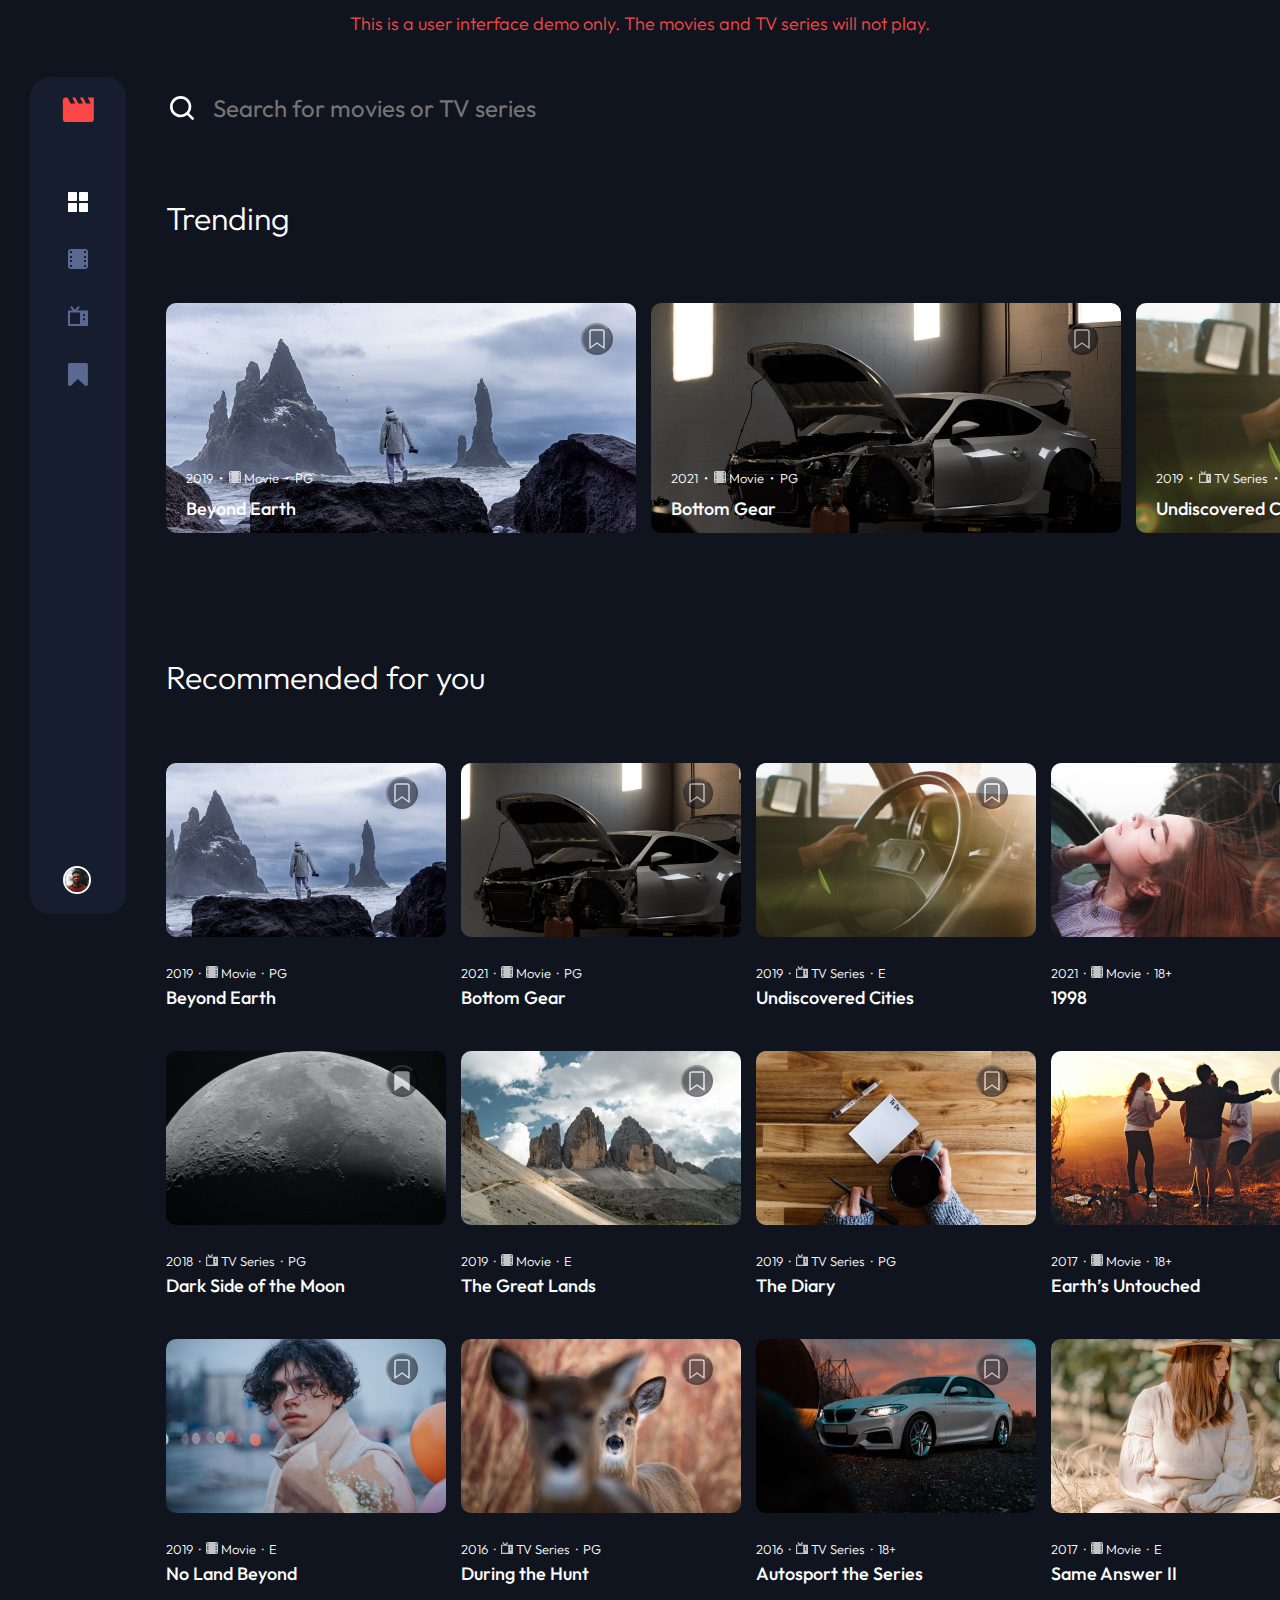
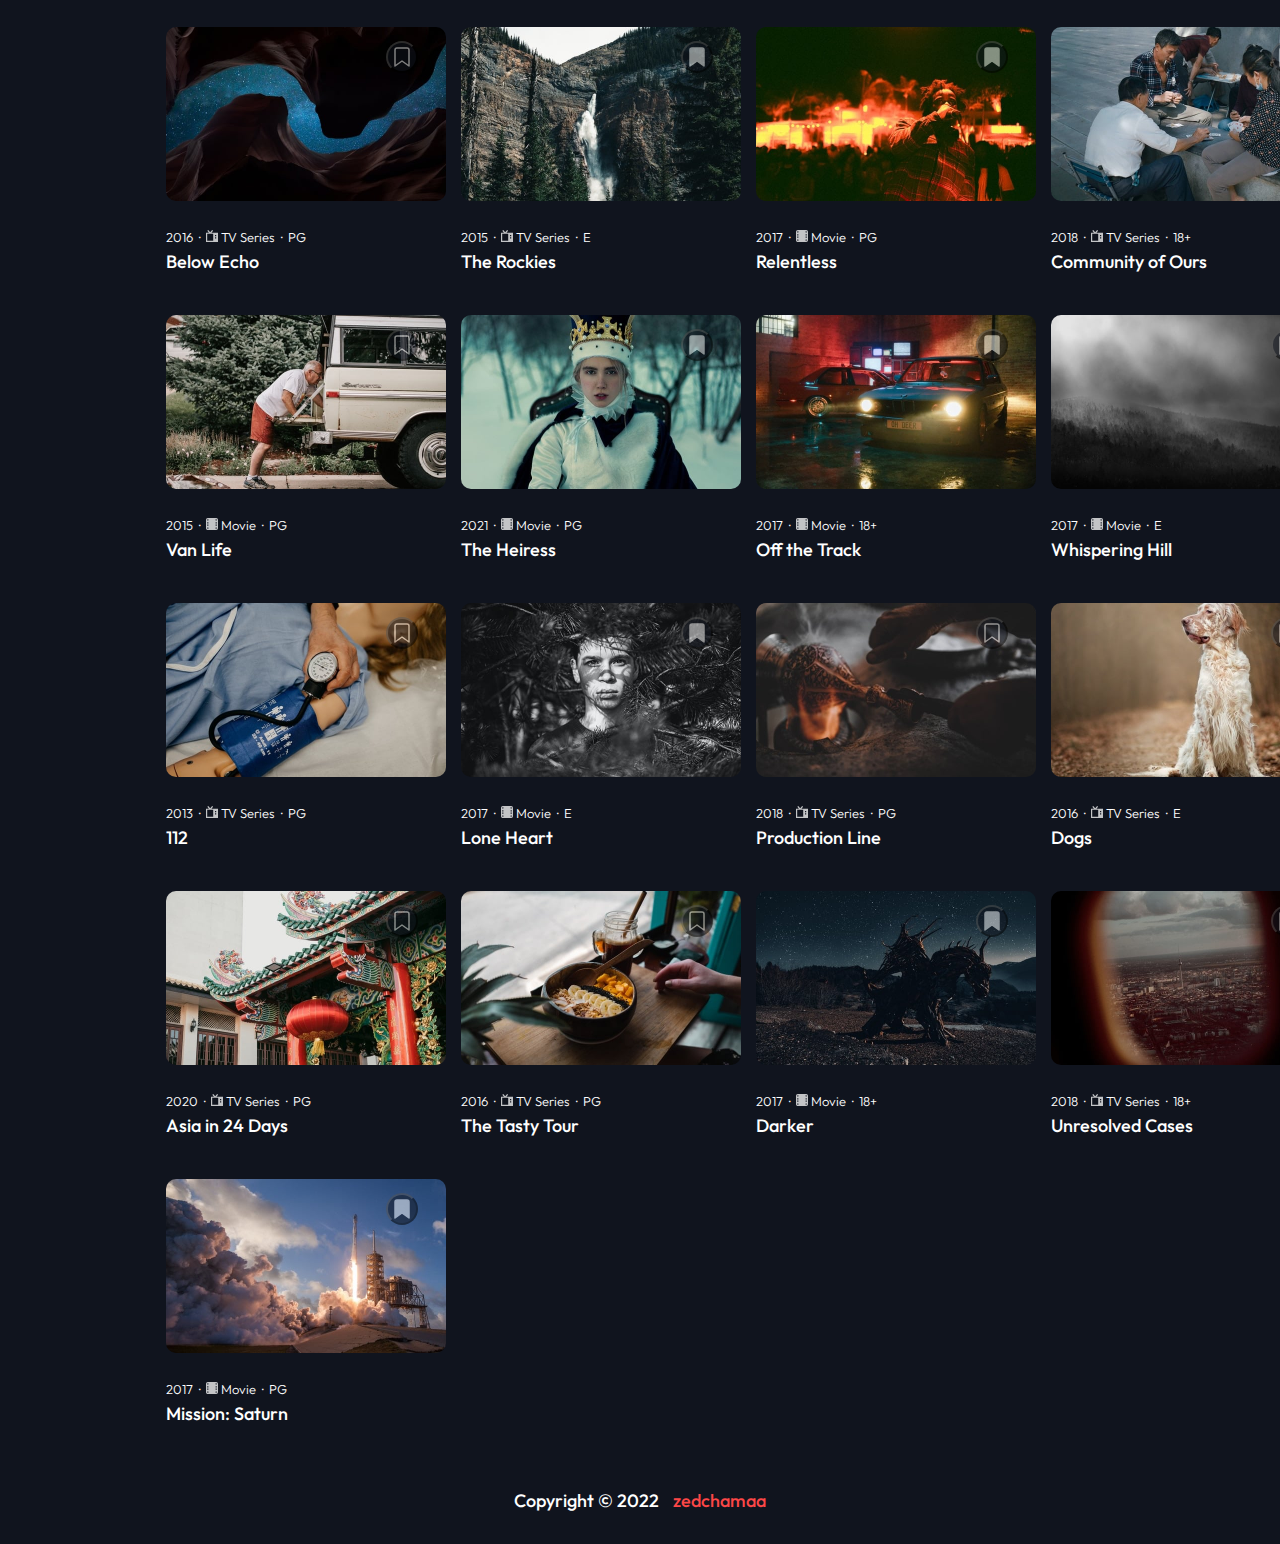
<file: index.html>
<head>
  <meta charset="UTF-8" />
  <meta http-equiv="X-UA-Compatible" content="IE=edge" />
  <meta name="viewport" content="width=device-width, initial-scale=1.0" />
  <meta
    name="description"
    content="Looking for a movie or TV series to watch? Explore the Movie Time web app to find trending and recommended movies and TV series (this is a demo only). "
  />
  <meta name="keywords" content="movie time web app, entertainment web app, front end mentor challenge" />
  <script src="/js/main.js" defer></script>
  <link rel="stylesheet" href="/css/style.css" />
  <link
    rel="icon"
    type="image/png"
    sizes="32x32"
    href="/assets/favicon-32x32.png"
  />
  <link rel="preconnect" href="https://fonts.googleapis.com">
  <link rel="preconnect" href="https://fonts.gstatic.com" crossorigin>
  <link href="https://fonts.googleapis.com/css2?family=Outfit:wght@300;500&display=swap" rel="stylesheet">
  <!-- Google Tag Manager -->
  <script>(function(w,d,s,l,i){w[l]=w[l]||[];w[l].push({'gtm.start':
  new Date().getTime(),event:'gtm.js'});var f=d.getElementsByTagName(s)[0],
  j=d.createElement(s),dl=l!='dataLayer'?'&l='+l:'';j.async=true;j.src=
  'https://www.googletagmanager.com/gtm.js?id='+i+dl;f.parentNode.insertBefore(j,f);
  })(window,document,'script','dataLayer','GTM-MS23D69');</script>
  <!-- End Google Tag Manager -->
  <title>Movie Time by ZED CHAMAA</title>
</head>
<body>
  <!-- Google Tag Manager (noscript) -->
  <noscript><iframe src="https://www.googletagmanager.com/ns.html?id=GTM-MS23D69"
  height="0" width="0" style="display:none;visibility:hidden"></iframe></noscript>
  <!-- End Google Tag Manager (noscript) -->
  <div class="announcement"><p>This is a user interface demo only. The movies and TV series will not play.</p></div>
  <div class="main-container">
    <nav class="nav">
      <a class="icon--brand"><img src="/assets/logo.svg" alt="movie time logo"></a>
      <ul class="list nav__list icon--navigation">
        <li><a href="/index.html"><img class="menu-svg" src="/assets/icon-nav-home.svg" alt="home page"></a></li>
        <li><a href="/movies.html"><img class="menu-svg" src="/assets/icon-nav-movies.svg" alt="movies"></a></li>
        <li><a href="/tv-series.html"><img class="menu-svg" src="/assets/icon-nav-tv-series.svg" alt="tv series"></a></li>
        <li><a href="/bookmarked.html"><img class="menu-svg" src="/assets/icon-nav-bookmark.svg" alt="bookmarked"></a></li>
      </ul>
      <div class="nav__avatar">
        <img src="/assets/image-avatar.png" alt="avatar">
      </div>
    </nav>
    
    <div class="search-bar">
      <img class="icon" src="/assets/icon-search.svg">
      <input id="search" type=“text” minlength=“3” maxlength=“100” placeholder="Search for movies or TV series" />
    </div>
    <h1 class="trending-title">Trending</h1>
    <!-- Trending media items are generated below automatically from main.js -->
    <div class="media-scroller"></div>
    <h1 class="category-title">Recommended for you</h1>
    <!-- Recommended media items are generated below automatically from main.js -->
    <div class="grid grid--1x2 grid--1x3 grid--1x4 recommended"></div>
  </div>
  <footer>
    <div class="copyright">
      <h3>
        Copyright &copy; 2022
        <a target="_blank" href="https://zedchamaa.com">zedchamaa</a>
      </h3>
    </div>
  </footer>
</body>
</html>
</file>
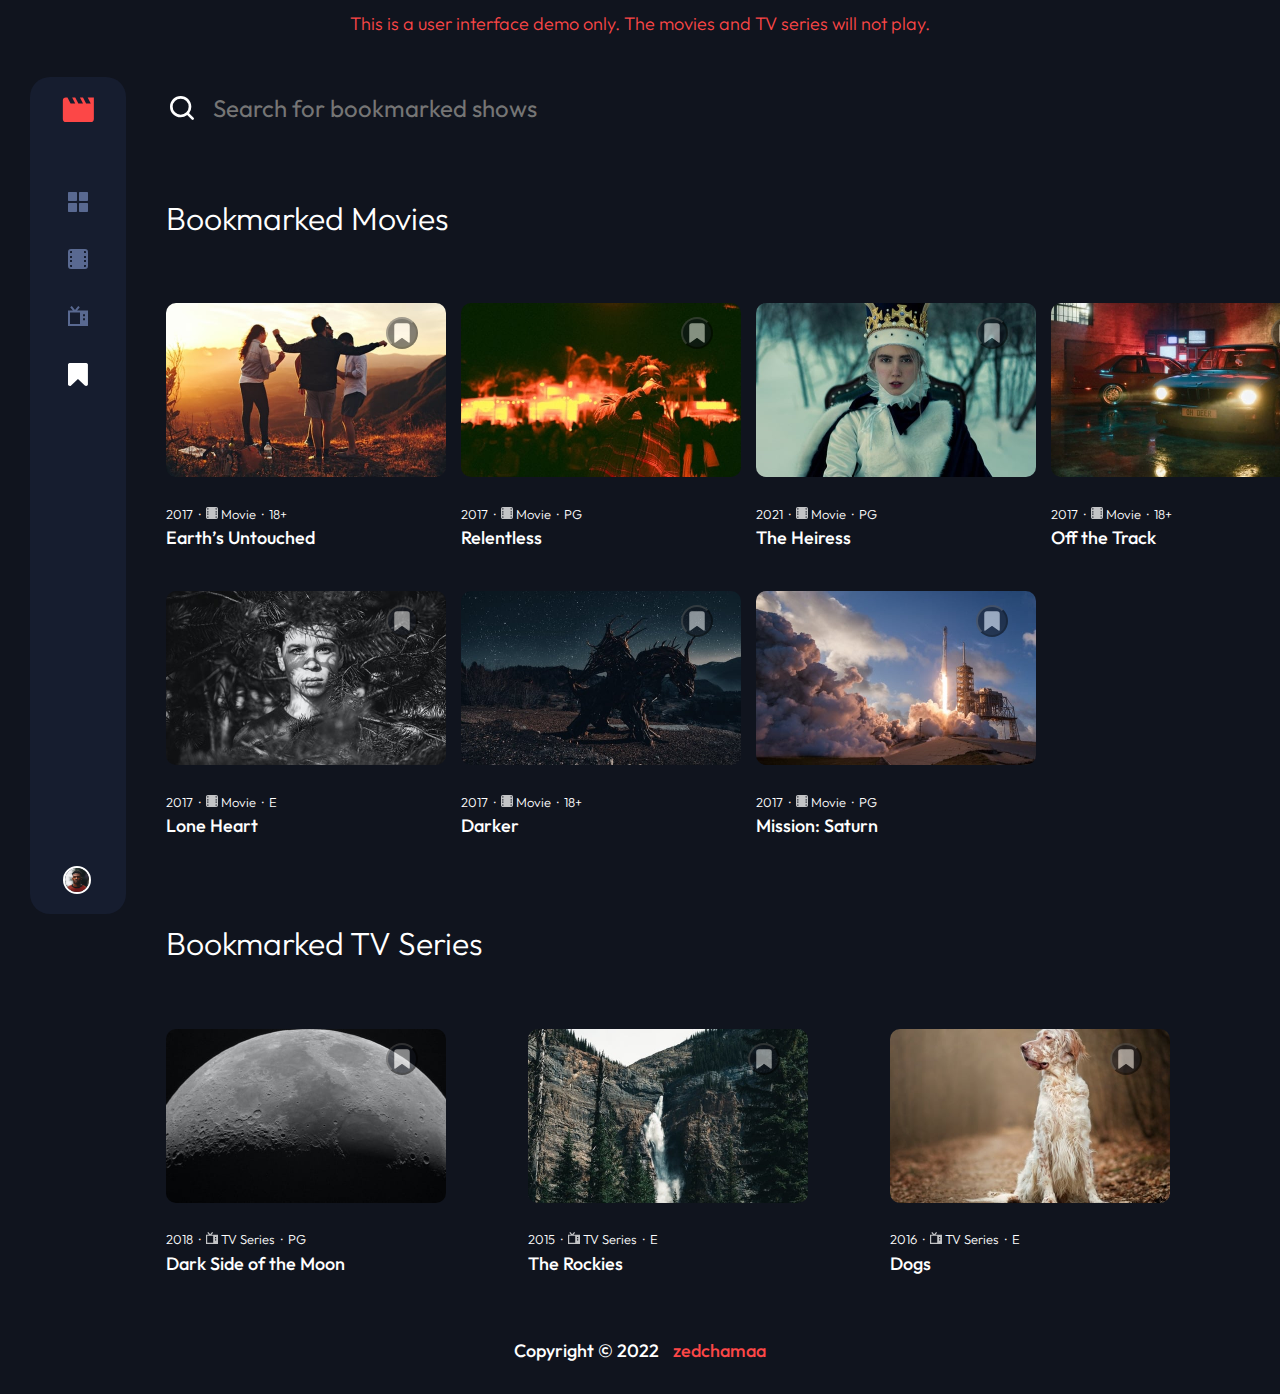
<file: bookmarked.html>
<head>
  <meta charset="UTF-8" />
  <meta http-equiv="X-UA-Compatible" content="IE=edge" />
  <meta name="viewport" content="width=device-width, initial-scale=1.0" />
  <meta
    name="description"
    content="Search the Movie Time entertainment web app for bookmarked shows"
  />
  <meta name="keywords" content="search bookmarked shows" />
  <script src="/js/bookmarked-media.js" defer></script>
  <link rel="stylesheet" href="/css/style.css" />
  <link
    rel="icon"
    type="image/png"
    sizes="32x32"
    href="/assets/favicon-32x32.png"
  />
  <link rel="preconnect" href="https://fonts.googleapis.com">
  <link rel="preconnect" href="https://fonts.gstatic.com" crossorigin>
  <link href="https://fonts.googleapis.com/css2?family=Outfit:wght@300;500&display=swap" rel="stylesheet">
  <!-- Google Tag Manager -->
  <script>(function(w,d,s,l,i){w[l]=w[l]||[];w[l].push({'gtm.start':
  new Date().getTime(),event:'gtm.js'});var f=d.getElementsByTagName(s)[0],
  j=d.createElement(s),dl=l!='dataLayer'?'&l='+l:'';j.async=true;j.src=
  'https://www.googletagmanager.com/gtm.js?id='+i+dl;f.parentNode.insertBefore(j,f);
  })(window,document,'script','dataLayer','GTM-MS23D69');</script>
  <!-- End Google Tag Manager -->
  <title>Search for bookmarked shows | Movie Time by ZED CHAMAA</title>
</head>
<body>
  <!-- Google Tag Manager (noscript) -->
  <noscript><iframe src="https://www.googletagmanager.com/ns.html?id=GTM-MS23D69"
  height="0" width="0" style="display:none;visibility:hidden"></iframe></noscript>
  <!-- End Google Tag Manager (noscript) -->
  <div class="announcement"><p>This is a user interface demo only. The movies and TV series will not play.</p></div>
  <div class="main-container">
    <nav class="nav">
      <a class="icon--brand"><img src="/assets/logo.svg" alt="movie time logo"></a>
      <ul class="list nav__list icon--navigation">
        <li><a href="/index.html"><img class="menu-svg" src="/assets/icon-nav-home.svg" alt="home page"></a></li>
        <li><a href="/movies.html"><img class="menu-svg" src="/assets/icon-nav-movies.svg" alt="movies"></a></li>
        <li><a href="/tv-series.html"><img class="menu-svg" src="/assets/icon-nav-tv-series.svg" alt="tv series"></a></li>
        <li><a href="/bookmarked.html"><img class="menu-svg" src="/assets/icon-nav-bookmark.svg" alt="bookmarked"></a></li>
      </ul>
      <div class="nav__avatar">
        <img src="/assets/image-avatar.png" alt="avatar">
      </div>
    </nav>
    <!-- Search section -->
    <div class="search-bar">
      <img class="icon" src="/assets/icon-search.svg">
      <input id="search" type=“text” minlength=“3” maxlength=“100” placeholder="Search for bookmarked shows" />
    </div>
    <!-- Bookmarked movies section -->
    <h1 class="bookmarked-movies-title">Bookmarked Movies</h1>
    <!-- Bookmarked Movies are generated below automatically from bookmarked-media.js -->
    <div class="grid grid--1x2 grid--1x3 grid--1x4 bookmarked-movies"></div>
    <!-- Bookmarked TV series section -->
    <h1 class="bookmarked-tv-series-title">Bookmarked TV Series</h1>
    <!-- Bookmarked TV Series are generated below automatically from bookmarked-media.js -->
    <div class="grid grid--1x2 grid--1x3 grid--1x4 bookmarked-tv-series"></div>
  </div>
  <footer>
    <div class="copyright">
      <h3>
        Copyright &copy; 2022
        <a target="_blank" href="https://zedchamaa.com">zedchamaa</a>
      </h3>
    </div>
  </footer>
</body>
</html>
</file>
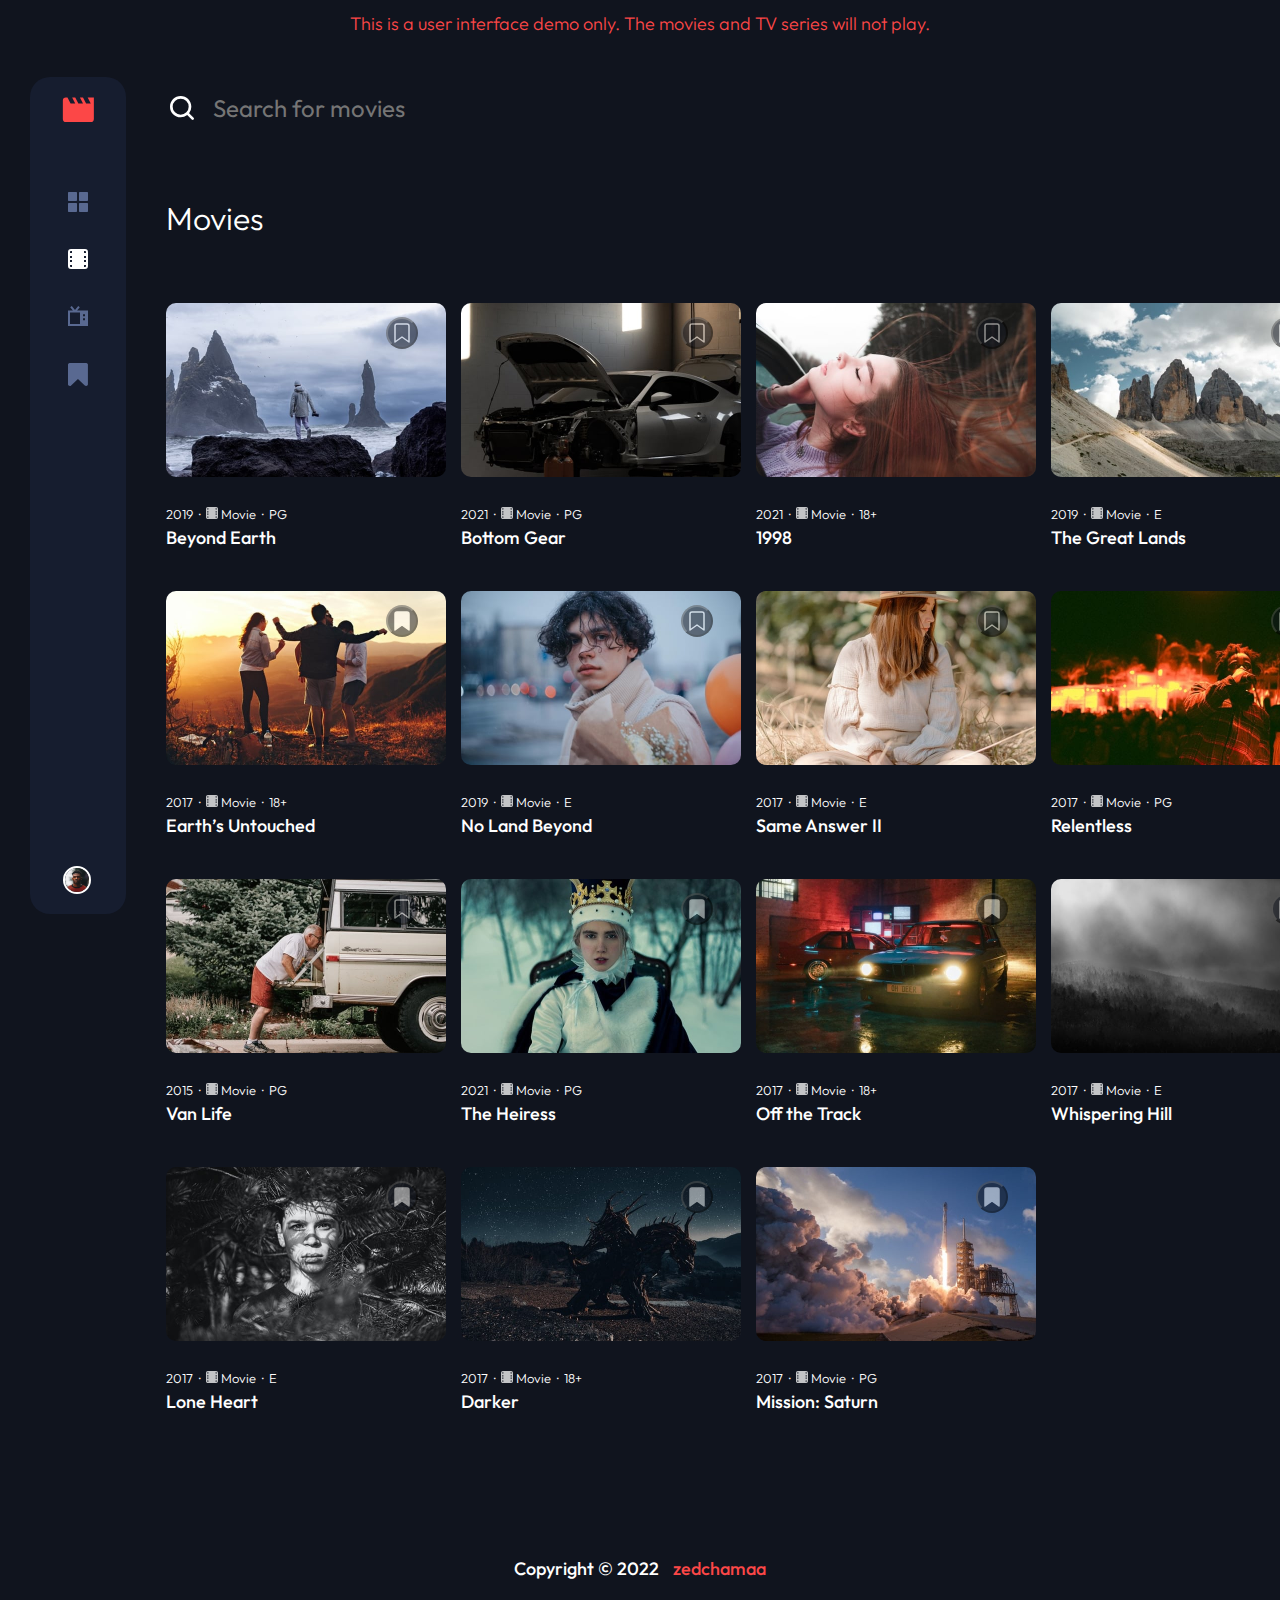
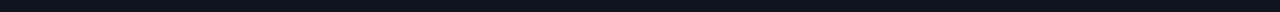
<file: movies.html>
<head>
  <meta charset="UTF-8" />
  <meta http-equiv="X-UA-Compatible" content="IE=edge" />
  <meta name="viewport" content="width=device-width, initial-scale=1.0" />
  <meta
    name="description"
    content="Search the Movie Time entertainment web app for movies to watch"
  />
  <meta name="keywords" content="search movies to watch" />
  <script src="/js/movies.js" defer></script>
  <link rel="stylesheet" href="/css/style.css" />
  <link
    rel="icon"
    type="image/png"
    sizes="32x32"
    href="/assets/favicon-32x32.png"
  />
  <link rel="preconnect" href="https://fonts.googleapis.com">
  <link rel="preconnect" href="https://fonts.gstatic.com" crossorigin>
  <link href="https://fonts.googleapis.com/css2?family=Outfit:wght@300;500&display=swap" rel="stylesheet">
  <!-- Google Tag Manager -->
  <script>(function(w,d,s,l,i){w[l]=w[l]||[];w[l].push({'gtm.start':
  new Date().getTime(),event:'gtm.js'});var f=d.getElementsByTagName(s)[0],
  j=d.createElement(s),dl=l!='dataLayer'?'&l='+l:'';j.async=true;j.src=
  'https://www.googletagmanager.com/gtm.js?id='+i+dl;f.parentNode.insertBefore(j,f);
  })(window,document,'script','dataLayer','GTM-MS23D69');</script>
  <!-- End Google Tag Manager -->
  <title>Search for movies to watch | Movie Time by ZED CHAMAA</title>
</head>
<body>
  <!-- Google Tag Manager (noscript) -->
  <noscript><iframe src="https://www.googletagmanager.com/ns.html?id=GTM-MS23D69"
  height="0" width="0" style="display:none;visibility:hidden"></iframe></noscript>
  <!-- End Google Tag Manager (noscript) -->
  <div class="announcement"><p>This is a user interface demo only. The movies and TV series will not play.</p></div>
  <div class="main-container">
    <nav class="nav">
      <a class="icon--brand"><img src="/assets/logo.svg" alt="movie time logo"></a>
      <ul class="list nav__list icon--navigation">
        <li><a href="/index.html"><img class="menu-svg" src="/assets/icon-nav-home.svg" alt="home page"></a></li>
        <li><a href="/movies.html"><img class="menu-svg" src="/assets/icon-nav-movies.svg" alt="movies"></a></li>
        <li><a href="/tv-series.html"><img class="menu-svg" src="/assets/icon-nav-tv-series.svg" alt="tv series"></a></li>
        <li><a href="/bookmarked.html"><img class="menu-svg" src="/assets/icon-nav-bookmark.svg" alt="bookmarked"></a></li>
      </ul>
      <div class="nav__avatar">
        <img src="/assets/image-avatar.png" alt="avatar">
      </div>
    </nav>
    
    <div class="search-bar">
      <img class="icon" src="/assets/icon-search.svg">
      <input id="search" type=“text” minlength=“3” maxlength=“100” placeholder="Search for movies" />
    </div>
    <h1 class="category-title">Movies</h1>
    <!-- Movies are generated below automatically from movies.js -->
    <div class="grid grid--1x2 grid--1x3 grid--1x4 movies"></div>
  </div>
  <footer>
    <div class="copyright">
      <h3>
        Copyright &copy; 2022
        <a target="_blank" href="https://zedchamaa.com">zedchamaa</a>
      </h3>
    </div>
  </footer>
</body>
</html>
</file>
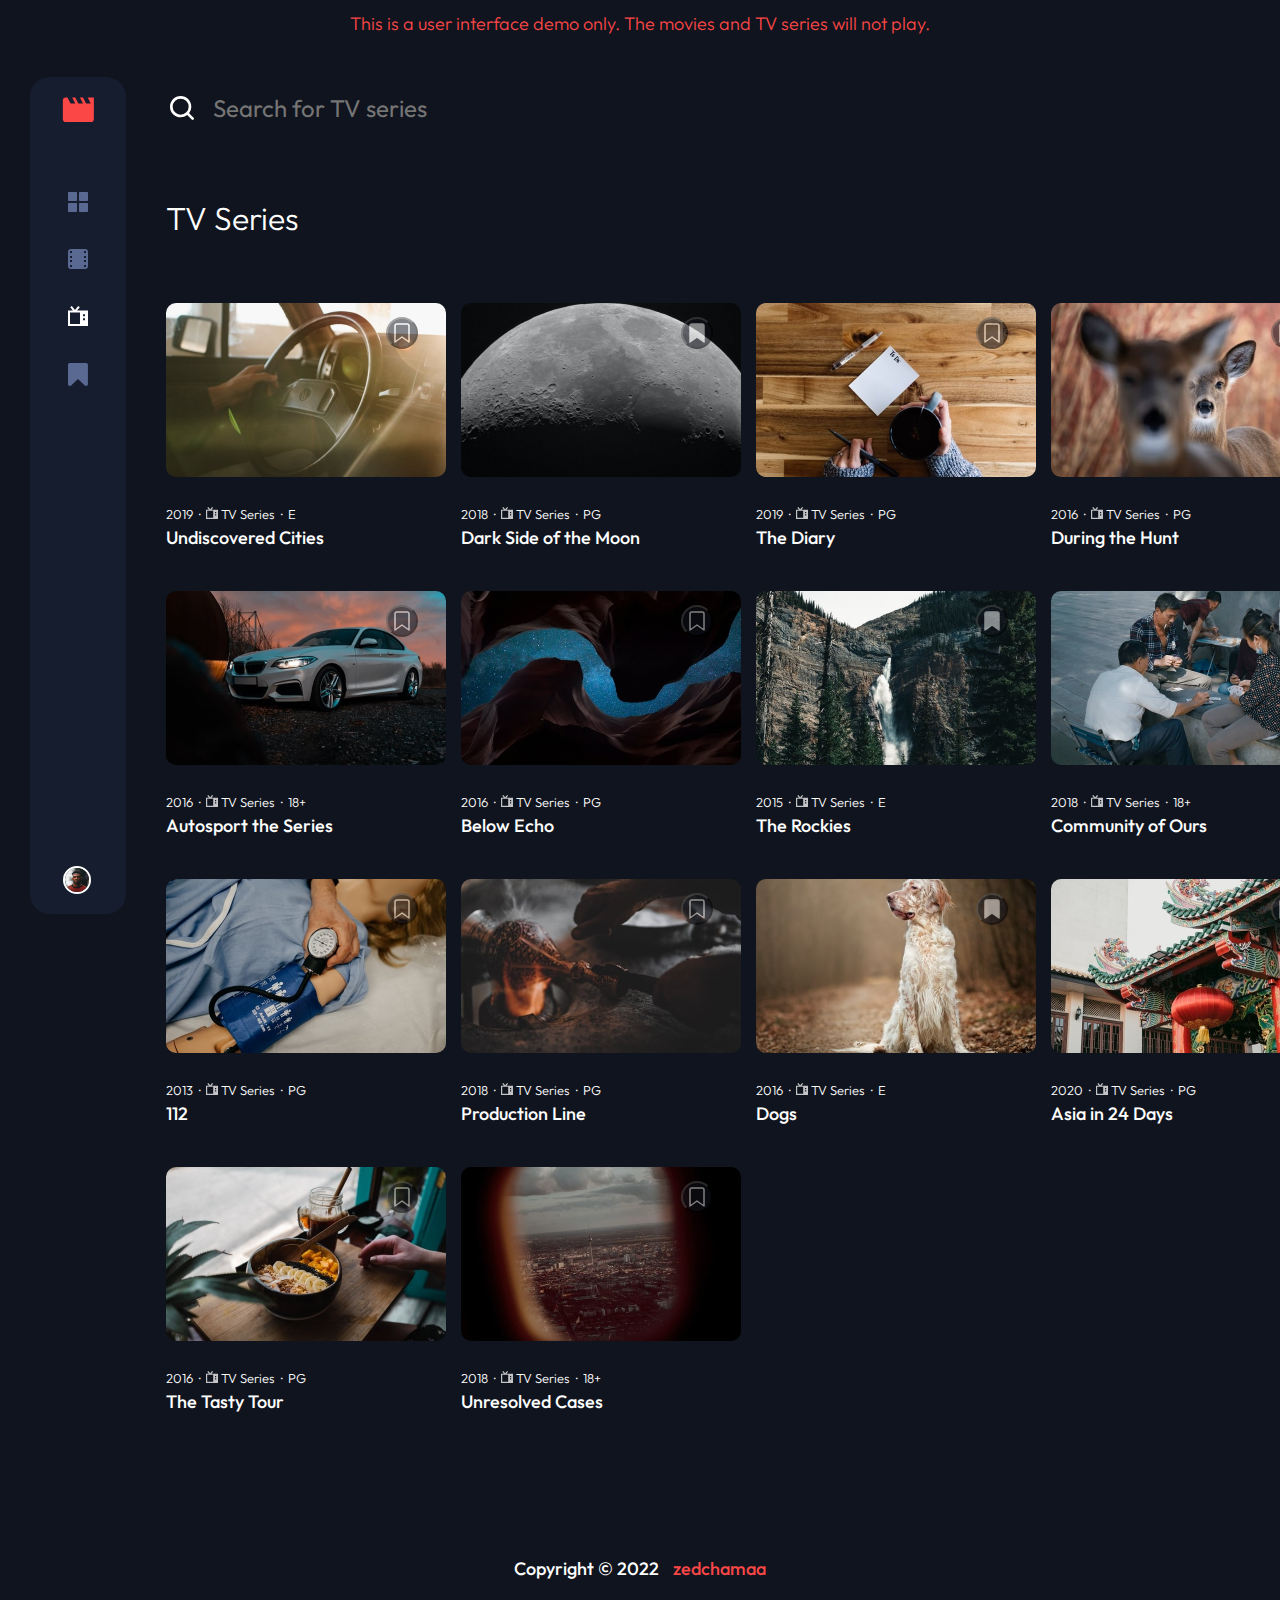
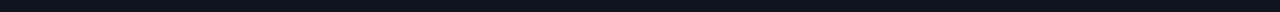
<file: tv-series.html>
<head>
  <meta charset="UTF-8" />
  <meta http-equiv="X-UA-Compatible" content="IE=edge" />
  <meta name="viewport" content="width=device-width, initial-scale=1.0" />
  <meta
    name="description"
    content="Search the Movie Time entertainment web app for TV series to watch"
  />
  <meta name="keywords" content="search tv series to watch" />
  <script src="/js/tvseries.js" defer></script>
  <link rel="stylesheet" href="/css/style.css" />
  <link
    rel="icon"
    type="image/png"
    sizes="32x32"
    href="/assets/favicon-32x32.png"
  />
  <link rel="preconnect" href="https://fonts.googleapis.com">
  <link rel="preconnect" href="https://fonts.gstatic.com" crossorigin>
  <link href="https://fonts.googleapis.com/css2?family=Outfit:wght@300;500&display=swap" rel="stylesheet">
  <!-- Google Tag Manager -->
  <script>(function(w,d,s,l,i){w[l]=w[l]||[];w[l].push({'gtm.start':
  new Date().getTime(),event:'gtm.js'});var f=d.getElementsByTagName(s)[0],
  j=d.createElement(s),dl=l!='dataLayer'?'&l='+l:'';j.async=true;j.src=
  'https://www.googletagmanager.com/gtm.js?id='+i+dl;f.parentNode.insertBefore(j,f);
  })(window,document,'script','dataLayer','GTM-MS23D69');</script>
  <!-- End Google Tag Manager -->
  <title>Search for TV series to watch | Movie Time by ZED CHAMAA</title>
</head>
<body>
  <!-- Google Tag Manager (noscript) -->
  <noscript><iframe src="https://www.googletagmanager.com/ns.html?id=GTM-MS23D69"
  height="0" width="0" style="display:none;visibility:hidden"></iframe></noscript>
  <!-- End Google Tag Manager (noscript) -->
  <div class="announcement"><p>This is a user interface demo only. The movies and TV series will not play.</p></div>
  <div class="main-container">
    <nav class="nav">
      <a class="icon--brand"><img src="/assets/logo.svg" alt="movie time logo"></a>
      <ul class="list nav__list icon--navigation">
        <li><a href="/index.html"><img class="menu-svg" src="/assets/icon-nav-home.svg" alt="home page"></a></li>
        <li><a href="/movies.html"><img class="menu-svg" src="/assets/icon-nav-movies.svg" alt="movies"></a></li>
        <li><a href="/tv-series.html"><img class="menu-svg" src="/assets/icon-nav-tv-series.svg" alt="tv series"></a></li>
        <li><a href="/bookmarked.html"><img class="menu-svg" src="/assets/icon-nav-bookmark.svg" alt="bookmarked"></a></li>
      </ul>
      <div class="nav__avatar">
        <img src="/assets/image-avatar.png" alt="avatar">
      </div>
    </nav>
    
    <div class="search-bar">
      <img class="icon" src="/assets/icon-search.svg">
      <input id="search" type=“text” minlength=“3” maxlength=“100” placeholder="Search for TV series" />
    </div>
    <h1 class="category-title">TV Series</h1>
    <!-- TV Series are generated below automatically from tvseries.js -->
    <div class="grid grid--1x2 grid--1x3 grid--1x4 tv-series"></div>
  </div>
  <footer>
    <div class="copyright">
      <h3>
        Copyright &copy; 2022
        <a target="_blank" href="https://zedchamaa.com">zedchamaa</a>
      </h3>
    </div>
  </footer>
</body>
</html>
</file>
<file: css/style.css>
@import "./normalize.css";
:root {
  --color-primary: #10141e;
  --color-primary-lighter: #161d2f;
  --color-secondary: #5a698f;
  --color-accent: #fc4747;
  --color-headings: #fff;
  --color-body: #fff;
  --color-badge: #10141e;
}

*,
*::after,
*::before {
  box-sizing: border-box;
  margin: 0;
  padding: 0;
}

/* Typography */

::selection {
  background: var(--color-primary);
  color: var(--color-body);
}

html {
  font-size: 62.5%;
}

img {
  width: 100%;
}

body {
  background-color: var(--color-primary);
  color: var(--color-body);
  font-family: "Outfit", sans-serif;
  font-size: 1.5rem;
  font-weight: 300;
  line-height: 1.5;
}

h1,
h2 {
  font-weight: 300;
}

h3,
h4 {
  font-weight: 500;
}

h1 {
  font-size: 2rem;
}

h2 {
  font-size: 1.6rem;
}

h3 {
  font-size: 1.4rem;
}

h4 {
  font-size: 1.8rem;
}

@media screen and (min-width: 1024px) {
  h1 {
    font-size: 3.2rem;
  }

  h2 {
    font-size: 2.4rem;
  }

  h3 {
    font-size: 1.8rem;
  }

  h4 {
    font-size: 1.3rem;
  }

  body {
    font-size: 1.3rem;
  }
}

/* SVG Icons */

/* using #5a698f as default fill color */
.menu-svg {
  filter: invert(40%) sepia(9%) saturate(1722%) hue-rotate(185deg)
    brightness(98%) contrast(89%);
}

/* using #fc4747 on hover */
.menu-svg:hover {
  filter: invert(62%) sepia(78%) saturate(5188%) hue-rotate(330deg)
    brightness(98%) contrast(121%);
}

/* using #fff when the nav item is active */
.menu-svg-active {
  filter: invert(100%) sepia(0%) saturate(7473%) hue-rotate(26deg)
    brightness(98%) contrast(106%);
}

/* Buttons */

button {
  cursor: pointer;
}

.play,
play-trending {
  display: none;
}

@media screen and (min-width: 1024px) {
  .media-card-trending button.play-trending {
    display: none;
  }
  .media-card-trending:hover button.play-trending {
    display: flex;
  }
  .media-card-general button.play-general {
    display: none;
  }
  .media-card-general:hover button.play-general {
    display: flex;
  }
  .media-card-trending:hover div.thumbnail {
    filter: brightness(70%);
  }
  .media-card-general:hover div.thumbnail {
    filter: brightness(70%);
  }
  .play {
    align-content: space-around;
    align-items: center;
    background-color: rgba(0, 0, 0, 0.3);
    border-radius: 3rem;
    border: none;
    color: var(--color-body);
    display: flex;
    gap: 1rem;
    height: 4.8rem;
    justify-content: center;
    position: relative;
    width: 11.7rem;
  }
  .play img {
    margin-left: 1rem;
    margin-right: 1rem;
  }
  .play h3 {
    margin-right: 2rem;
  }
  .play-trending {
    bottom: 17rem;
    left: 17rem;
  }
  .play-general {
    bottom: 14rem;
    left: 8rem;
  }
}

/* Icons */

.icon {
  width: 2.4rem;
  height: 2.4rem;
}

.icon--brand {
  width: 2.5rem;
  height: 2rem;
}

.icon--navigation {
  width: 1.6rem;
  height: 1.6rem;
}

.icon--avatar {
  width: 2.4rem;
  height: 2.4rem;
}

.icon--small {
  width: 1rem;
  height: 1rem;
}

.icon-bookmark {
  width: 3.2rem;
  height: 3.2rem;
}

@media screen and (min-width: 1024px) {
  .icon {
    width: 3.2rem;
    height: 3.2rem;
  }

  .icon--brand {
    width: 3.2rem;
    height: 2.56rem;
  }

  .icon--navigation {
    width: 2rem;
    height: 2rem;
  }

  .icon--avatar {
    width: 4rem;
    height: 4rem;
  }

  .icon--small {
    width: 1.2rem;
    height: 1.2rem;
  }
}

/* Lists */

.list {
  list-style: none;
}

.list--inner {
  align-items: center;
  display: flex;
  gap: 0.6rem;
  height: 1.4rem;
  justify-content: flex-start;
  margin-bottom: 0.3rem;
  margin-top: 3rem;
  width: 16.4rem;
}

.list--inner-trending {
  align-items: center;
  display: flex;
  gap: 0.6rem;
  height: 1.4rem;
  justify-content: flex-start;
  width: 16.4rem;
  bottom: 8rem;
  left: 2rem;
  position: relative;
}

.trending-media-title {
  position: relative;
  bottom: 8rem;
  left: 2rem;
}

@media screen and (min-width: 768px) {
  .list--inner {
    width: 22.2rem;
  }
  .trending-media-title {
    bottom: 6rem;
  }
  .list--inner-trending {
    bottom: 7rem;
  }
}

@media screen and (min-width: 1024px) {
  .list--inner {
    width: 28rem;
  }
}

/* Navigation Bar */

.nav {
  align-items: center;
  background-color: var(--color-primary-lighter);
  display: flex;
  height: 5.6rem;
  justify-content: space-between;
  padding: 2rem;
  width: 100vw;
}

.nav__list {
  cursor: pointer;
  display: flex;
  height: 1.6rem;
  justify-content: space-between;
  width: 13.354rem;
}

.nav__avatar {
  border-radius: 100%;
  border: 2px solid var(--color-body);
  box-sizing: border-box;
  display: block;
}

.nav__avatar img {
  width: 2.4rem;
  height: 2.4rem;
}

@media screen and (min-width: 768px) {
  .nav {
    height: 7.2rem;
  }
  .nav__list {
    width: 17.292rem;
    height: 2rem;
  }
  .nav__avatar {
    margin-right: 0.2rem;
  }
}

@media screen and (min-width: 1024px) {
  .nav {
    border-radius: 20px;
    flex-direction: column;
    grid-area: sidebar;
    height: 93vh;
    margin-left: 3rem;
    margin-top: 3rem;
    width: 9.6rem;
  }
  .nav__list {
    flex-direction: column;
    height: 20rem;
    margin-bottom: 45vh;
    width: 2rem;
  }
}

/* Main Container */

.main-container {
  min-height: 100vh;
  width: 100vw;
}

@media screen and (min-width: 1024px) {
  .main-container {
    display: grid;
    gap: 4rem;
    grid-template-areas:
      "sidebar main-one"
      "sidebar main-two"
      "sidebar main-three"
      "sidebar main-four"
      "sidebar main-five";
    grid-auto-rows: min-content;
  }
}

/* Grids */

.grid {
  display: grid;
  gap: 1.5rem;
  justify-items: left;
  width: 100vw;
}

.grid--1x2 {
  grid-template-columns: repeat(2, 1fr);
  padding-left: 2rem;
  row-gap: 4rem;
}

@media screen and (min-width: 768px) {
  .grid--1x3 {
    grid-template-columns: repeat(3, 1fr);
    padding-left: 2rem;
    row-gap: 4rem;
  }
}

@media screen and (min-width: 1024px) {
  .grid {
    width: 90vw;
  }
  .grid--1x4 {
    grid-template-columns: repeat(4, auto);
    padding-left: 0;
    row-gap: 4rem;
  }
  .recommended {
    grid-area: main-five;
  }
  .movies {
    grid-area: main-three;
  }
  .tv-series {
    grid-area: main-three;
  }
  .bookmarked-movies {
    grid-area: main-three;
  }
  .bookmarked-tv-series {
    grid-area: main-five;
  }
}

/* Thumbnails */

.thumbnail {
  height: 11rem;
  margin-bottom: 0.8rem;
  width: 16.4rem;
}

.thumbnail img {
  border-radius: 10px;
}

.thumbnail--trending {
  width: 24rem;
  height: 14rem;
}

@media screen and (min-width: 768px) {
  .thumbnail {
    width: 22rem;
    height: 14rem;
  }
  .thumbnail--trending {
    width: 47rem;
    height: 23rem;
  }
}

@media screen and (min-width: 1024px) {
  .thumbnail {
    width: 28rem;
    height: 17.4rem;
  }
  .thumbnail--trending {
    width: 47rem;
    height: 23rem;
  }
}

/* Bookmark Badges */

.badge {
  background-color: var(--color-badge);
  border-radius: 50%;
  bottom: 9rem;
  left: 12.5rem;
  opacity: 0.5;
  position: relative;
}

.badge-trending {
  background-color: var(--color-badge);
  border-radius: 50%;
  bottom: 11rem;
  left: 20rem;
  opacity: 0.5;
  position: relative;
}

.badge__bookmark-empty {
  background-image: url(/assets/icon-bookmark-empty.svg);
  background-position: center;
  background-repeat: no-repeat;
}

.badge__bookmark-empty:hover {
  background-color: var(--color-body);
  background-image: url(/assets/icon-bookmark-hover.svg);
}

.badge__bookmark-full {
  background-image: url(/assets/icon-bookmark-full.svg);
  background-position: center;
  background-repeat: no-repeat;
}

@media screen and (min-width: 768px) {
  .badge {
    left: 17rem;
    bottom: 13rem;
  }
  .badge-trending {
    bottom: 21rem;
    left: 41.5rem;
  }
}

@media screen and (min-width: 1024px) {
  .badge {
    left: 22rem;
    bottom: 16rem;
  }
}

/* Media Cards */

.media-card-trending {
  width: 24rem;
  height: 14rem;
}

.media-card-general {
  width: 16.4rem;
}

@media screen and (min-width: 768px) {
  .media-card-trending {
    width: 47rem;
    height: 23rem;
  }
  .media-card-general {
    width: 22rem;
  }
}

@media screen and (min-width: 1024px) {
  .media-card-general {
    width: 28rem;
  }
}

/* Search Bar */

.search-bar {
  align-items: center;
  display: flex;
  height: 2.4rem;
  margin-top: 3rem;
  padding-left: 2rem;
  padding-top: 2rem;
  width: 32rem;
}

.search-bar input {
  background-color: var(--color-primary);
  border: none;
  color: var(--color-headings);
  font-size: 1.6rem;
  height: 2rem;
  margin-left: 1.5rem;
  width: 32rem;
}

.search-bar input:focus {
  caret-color: var(--color-accent);
  color: var(--color-headings);
  outline: none;
}

.search-bar input::selection {
  background-color: var(--color-secondary);
}

@media screen and (min-width: 768px) {
  .search-bar {
    height: 3.2rem;
    margin-top: 3rem;
    width: 38.6rem;
  }
  .search-bar input {
    font-size: 2.4rem;
    height: 2.9rem;
    width: 33rem;
  }
}

@media screen and (min-width: 1024px) {
  .search-bar {
    grid-area: main-one;
    margin-top: 3.5rem;
    padding-left: 0;
  }
}

/* Trending Block */

.media-scroller {
  display: grid;
  justify-items: left;
  gap: 1.5rem;
  grid-area: main-three;
  grid-auto-columns: minmax(24rem, 24rem);
  grid-auto-flow: column;
  grid-auto-rows: minmax(18rem, 18rem);
  margin-left: 2rem;
  margin-right: 1rem;
  overflow-x: auto;
  overscroll-behavior-inline: contain;
}

.media-scroller::-webkit-scrollbar {
  display: none;
}

.box {
  width: 24rem;
  height: 14rem;
}

@media screen and (min-width: 768px) {
  .media-scroller {
    grid-auto-columns: minmax(47rem, 47rem);
    grid-auto-rows: minmax(31rem, 31rem);
  }
  .box {
    width: 47rem;
    height: 23rem;
  }
}

@media screen and (min-width: 1024px) {
  .media-scroller {
    margin-left: 0;
    grid-auto-rows: minmax(27rem, 27rem);
  }
}

/* Footer */

footer {
  align-items: center;
  background-color: var(--color-primary);
  display: flex;
  gap: 10px;
  justify-content: center;
  left: 0;
  margin-bottom: 1rem;
  margin-top: 4rem;
  padding: 20px 0;
  position: sticky;
  top: 100%;
  width: 100%;
}

.copyright {
  color: var(--color-body);
}

.copyright a {
  color: var(--color-accent);
  text-decoration: none;
  margin-left: 10px;
}

.copyright a:hover {
  color: var(--color-body);
}

/* Miscellaneous */

img {
  cursor: pointer;
}

.trending-title {
  padding-left: 2rem;
  margin-top: 4rem;
}
.category-title {
  padding-left: 2rem;
  margin-top: 4rem;
}
.bookmarked-movies-title {
  padding-left: 2rem;
  margin-top: 4rem;
}
.bookmarked-tv-series-title {
  padding-left: 2rem;
  margin-top: 4rem;
}

.hide {
  display: none;
}

.announcement {
  color: var(--color-accent);
  display: flex;
  flex-wrap: wrap;
  font-size: 1rem;
  justify-content: center;
  margin-bottom: 1rem;
  margin-top: 1rem;
  text-align: center;
}

@media screen and (min-width: 768px) {
  .announcement {
    font-size: 1.5rem;
  }
}

@media screen and (min-width: 1024px) {
  .trending-title {
    display: block;
    padding-left: 0;
  }
  .category-title {
    display: block;
    padding-left: 0;
  }
  .bookmarked-movies-title {
    display: block;
    grid-area: main-two;
    padding-left: 0;
  }
  .bookmarked-tv-series-title {
    display: block;
    grid-area: main-four;
    padding-left: 0;
  }
  .announcement {
    font-size: 1.8rem;
  }
}
</file>
